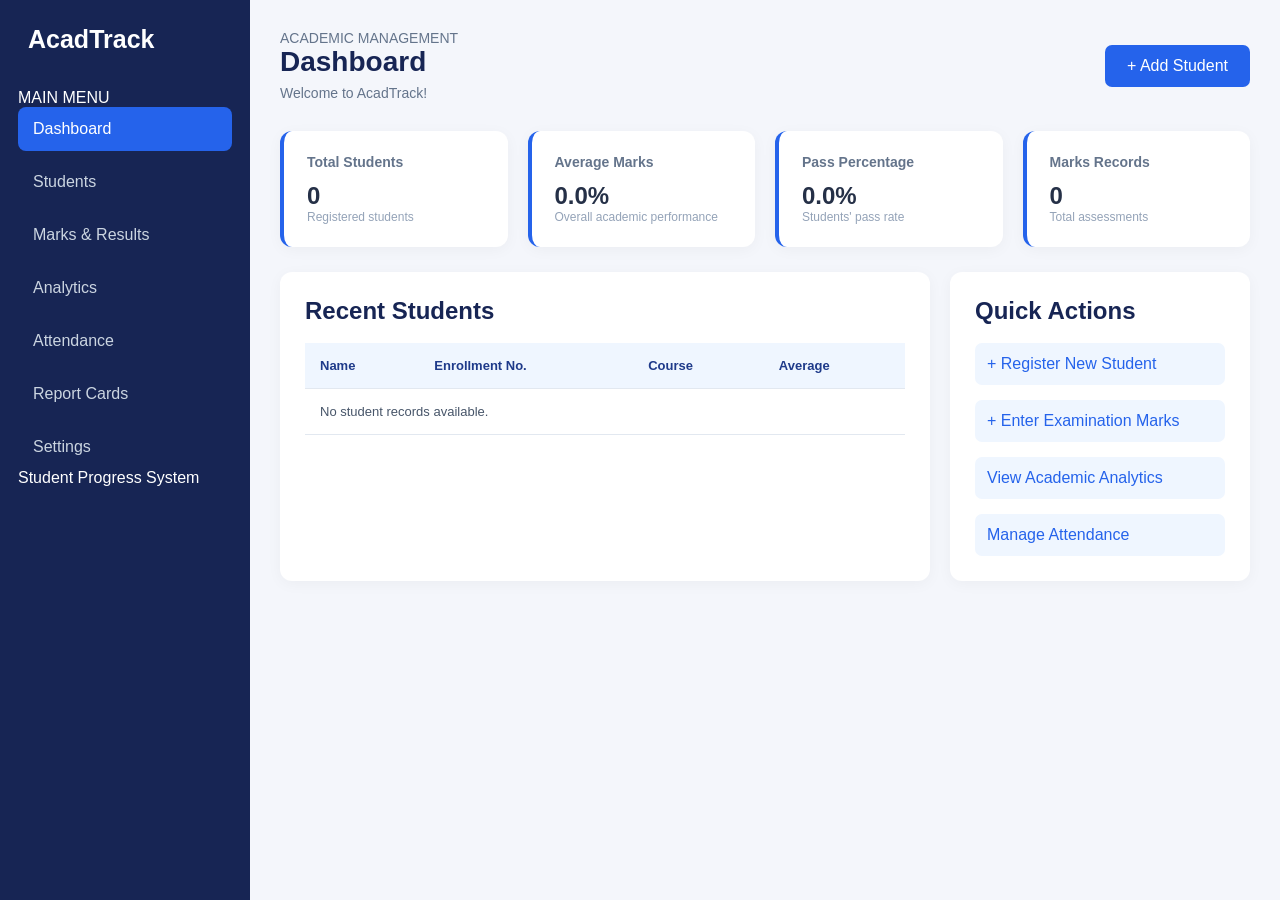
<file: index.html>
<!DOCTYPE html>
<html lang="en">
<head>
    <meta charset="UTF-8">
    <meta name="viewport" content="width=device-width, initial-scale=1.0">
    <title>AcadTrack | Dashboard</title>
    <link rel="stylesheet" href="style.css">
</head>

<body>

<div class="layout">

    <!-- Sidebar -->
    <aside class="sidebar">

        <h2 class="brand">Acad<span>Track</span></h2>

        <p class="nav-label">MAIN MENU</p>

        <nav>
            <a href="index.html" class="active">Dashboard</a>
            <a href="students.html">Students</a>
            <a href="marks.html">Marks & Results</a>
            <a href="analytics.html">Analytics</a>
            <a href="attendance.html">Attendance</a>
            <a href="report-card.html">Report Cards</a>
            <a href="settings.html">Settings</a>
        </nav>

        <div class="sidebar-footer">
            Student Progress System
        </div>

    </aside>


    <!-- Main Content -->
    <main class="main">

        <header class="topbar">

            <div>
                <p class="eyebrow">ACADEMIC MANAGEMENT</p>
                <h1>Dashboard</h1>
                <p>Welcome to AcadTrack!</p>
            </div>

            <a href="students.html" class="btn">
                + Add Student
            </a>

        </header>


        <!-- Statistics -->
        <section class="stats-grid">

            <div class="stat-card">
                <h3>Total Students</h3>
                <h1 id="totalStudents">0</h1>
                <p>Registered students</p>
            </div>

            <div class="stat-card">
                <h3>Average Marks</h3>
                <h1 id="averageMarks">0%</h1>
                <p>Overall academic performance</p>
            </div>

            <div class="stat-card">
                <h3>Pass Percentage</h3>
                <h1 id="passPercentage">0%</h1>
                <p>Students' pass rate</p>
            </div>

            <div class="stat-card">
                <h3>Marks Records</h3>
                <h1 id="totalMarks">0</h1>
                <p>Total assessments</p>
            </div>

        </section>


        <!-- Dashboard Content -->
        <section class="content-grid">

            <div class="panel">

                <h2>Recent Students</h2>

                <div class="table-wrap">

                    <table>

                        <thead>
                            <tr>
                                <th>Name</th>
                                <th>Enrollment No.</th>
                                <th>Course</th>
                                <th>Average</th>
                            </tr>
                        </thead>

                        <tbody id="recentStudents">

                            <tr>
                                <td colspan="4">
                                    No student records available.
                                </td>
                            </tr>

                        </tbody>

                    </table>

                </div>

            </div>


            <div class="panel">

                <h2>Quick Actions</h2>

                <div class="quick-actions">

                    <a href="students.html">
                        + Register New Student
                    </a>

                    <a href="marks.html">
                        + Enter Examination Marks
                    </a>

                    <a href="analytics.html">
                        View Academic Analytics
                    </a>

                    <a href="attendance.html">
                        Manage Attendance
                    </a>

                </div>

            </div>

        </section>

    </main>

</div>


<script src="app.js"></script>

</body>
</html>
</file>
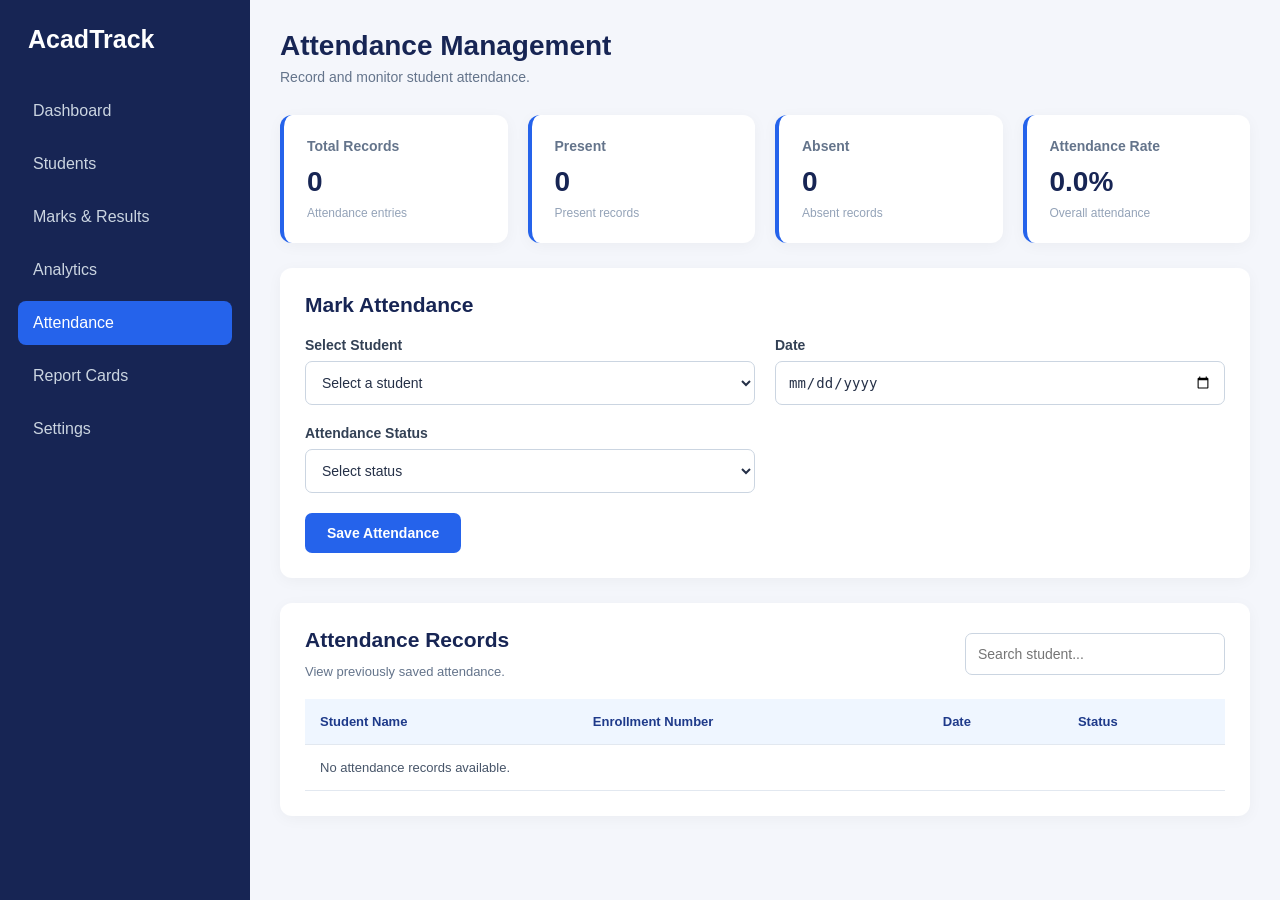
<file: attendance.html>
<!DOCTYPE html>
<html lang="en">
<head>
    <meta charset="UTF-8">
    <meta name="viewport" content="width=device-width, initial-scale=1.0">
    <title>Attendance | AcadTrack</title>
    <link rel="stylesheet" href="style.css">
</head>

<body>

<div class="dashboard">

    <!-- Sidebar -->
    <aside class="sidebar">
        <h2>AcadTrack</h2>

        <nav>
            <a href="index.html">Dashboard</a>
            <a href="students.html">Students</a>
            <a href="marks.html">Marks & Results</a>
            <a href="analytics.html">Analytics</a>
            <a href="attendance.html" class="active">Attendance</a>
            <a href="report-card.html">Report Cards</a>
            <a href="settings.html">Settings</a>
        </nav>
    </aside>

    <!-- Main Content -->
    <main class="main-content">

        <header class="topbar">
            <div>
                <h1>Attendance Management</h1>
                <p>Record and monitor student attendance.</p>
            </div>
        </header>

        <!-- Attendance Statistics -->
        <section class="stats-grid">

            <div class="stat-card">
                <h3>Total Records</h3>
                <h2 id="totalAttendanceRecords">0</h2>
                <p>Attendance entries</p>
            </div>

            <div class="stat-card">
                <h3>Present</h3>
                <h2 id="presentCount">0</h2>
                <p>Present records</p>
            </div>

            <div class="stat-card">
                <h3>Absent</h3>
                <h2 id="absentCount">0</h2>
                <p>Absent records</p>
            </div>

            <div class="stat-card">
                <h3>Attendance Rate</h3>
                <h2 id="attendanceRate">0%</h2>
                <p>Overall attendance</p>
            </div>

        </section>

        <!-- Attendance Form -->
        <section class="content-card">

            <h2>Mark Attendance</h2>

            <form id="attendanceForm">

                <div class="form-grid">

                    <div class="form-group">
                        <label for="attendanceStudent">Select Student</label>

                        <select id="attendanceStudent" required>
                            <option value="">Select a student</option>
                        </select>
                    </div>

                    <div class="form-group">
                        <label for="attendanceDate">Date</label>

                        <input
                            type="date"
                            id="attendanceDate"
                            required
                        >
                    </div>

                    <div class="form-group">
                        <label for="attendanceStatus">Attendance Status</label>

                        <select id="attendanceStatus" required>
                            <option value="">Select status</option>
                            <option value="Present">Present</option>
                            <option value="Absent">Absent</option>
                            <option value="Late">Late</option>
                        </select>
                    </div>

                </div>

                <button type="submit" class="primary-btn">
                    Save Attendance
                </button>

            </form>

        </section>

        <!-- Attendance Records -->
        <section class="content-card">

            <div class="section-heading">
                <div>
                    <h2>Attendance Records</h2>
                    <p>View previously saved attendance.</p>
                </div>

                <input
                    type="search"
                    id="attendanceSearch"
                    placeholder="Search student..."
                >
            </div>

            <div class="table-container">

                <table>
                    <thead>
                        <tr>
                            <th>Student Name</th>
                            <th>Enrollment Number</th>
                            <th>Date</th>
                            <th>Status</th>
                        </tr>
                    </thead>

                    <tbody id="attendanceTableBody">
                        <tr>
                            <td colspan="4">Loading attendance...</td>
                        </tr>
                    </tbody>

                </table>

            </div>

        </section>

    </main>
</div>

<script src="app.js"></script>

</body>
</html>
</file>
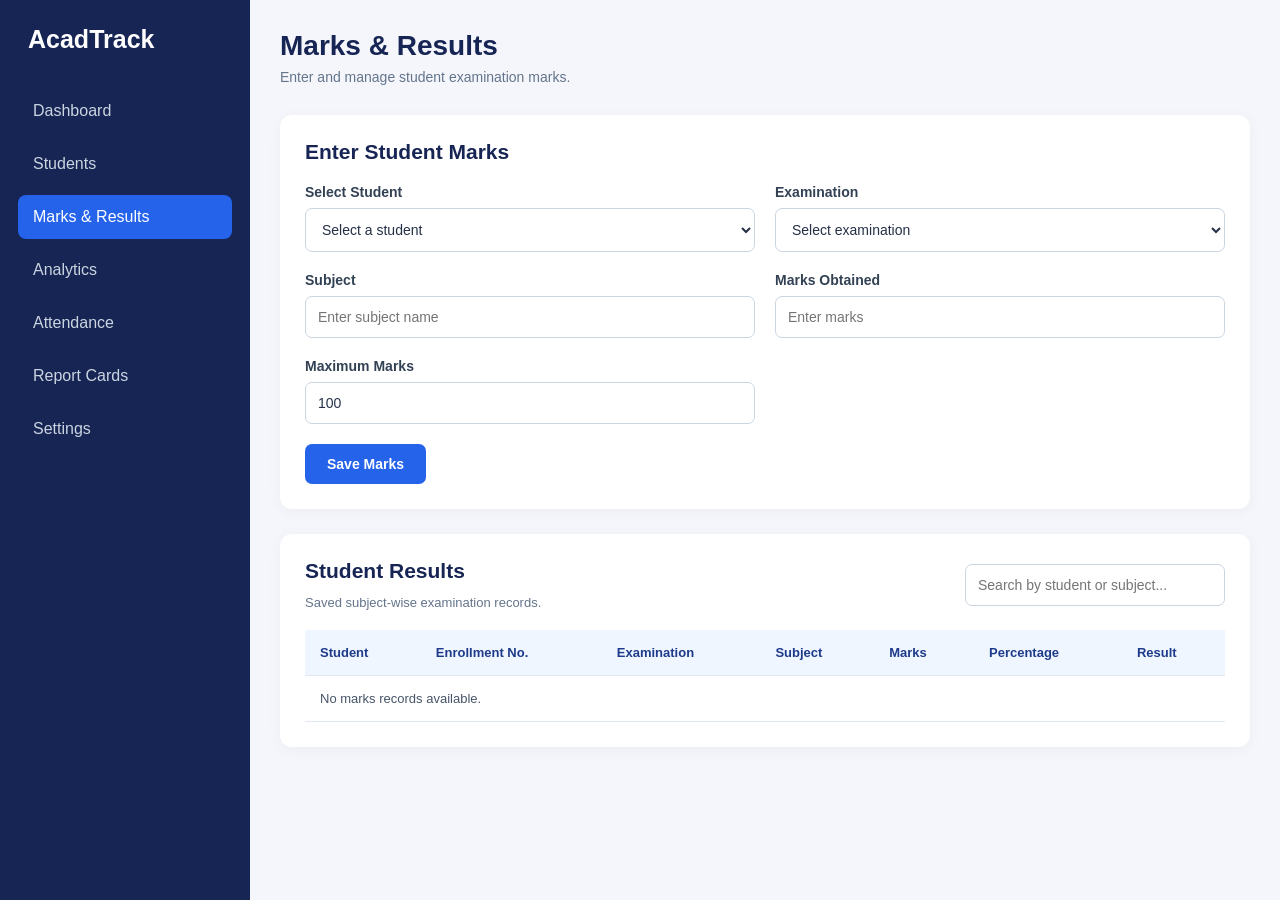
<file: marks.html>
<!DOCTYPE html>
<html lang="en">

<head>
    <meta charset="UTF-8">
    <meta name="viewport" content="width=device-width, initial-scale=1.0">
    <title>Marks & Results | AcadTrack</title>

    <link rel="stylesheet" href="style.css">
</head>

<body>

<div class="dashboard">

    <!-- Sidebar -->
    <aside class="sidebar">

        <h2>AcadTrack</h2>

        <nav>
            <a href="index.html">Dashboard</a>
            <a href="students.html">Students</a>
            <a href="marks.html" class="active">Marks & Results</a>
            <a href="analytics.html">Analytics</a>
            <a href="attendance.html">Attendance</a>
            <a href="report-card.html">Report Cards</a>
            <a href="settings.html">Settings</a>
        </nav>

    </aside>


    <!-- Main Content -->
    <main class="main-content">

        <!-- Page Header -->
        <header class="topbar">
            <div>
                <h1>Marks & Results</h1>
                <p>Enter and manage student examination marks.</p>
            </div>
        </header>


        <!-- Marks Entry Form -->
        <section class="content-card">

            <h2>Enter Student Marks</h2>

            <form id="marksForm">

                <div class="form-grid">
                    <div class="form-group">
    <label for="marksStudent">Select Student</label>

    <select id="marksStudent" required>
        <option value="">Select a student</option>
    </select>
</div>
                 



                    <div class="form-group">
                        <label for="examName">Examination</label>

                        <select id="examName" required>
                            <option value="">Select examination</option>
                            <option value="Unit Test 1">Unit Test 1</option>
                            <option value="Mid-Term">Mid-Term</option>
                            <option value="Final Examination">Final Examination</option>
                        </select>
                    </div>


                    <div class="form-group">
                        <label for="subjectName">Subject</label>

                        <input
                            type="text"
                            id="subjectName"
                            placeholder="Enter subject name"
                            required
                        >
                    </div>


                    <div class="form-group">
                        <label for="marksObtained">Marks Obtained</label>

                        <input
                            type="number"
                            id="marksObtained"
                            min="0"
                            placeholder="Enter marks"
                            required
                        >
                    </div>


                    <div class="form-group">
                        <label for="maximumMarks">Maximum Marks</label>

                        <input
                            type="number"
                            id="maximumMarks"
                            min="1"
                            value="100"
                            required
                        >
                    </div>

                </div>


                <button type="submit" class="primary-btn">
                    Save Marks
                </button>

            </form>

        </section>


        <!-- Student Results -->
        <section class="content-card">

            <div class="section-heading">

                <div>
                    <h2>Student Results</h2>
                    <p>Saved subject-wise examination records.</p>
                </div>

                <input
                    type="search"
                    id="marksSearch"
                    placeholder="Search by student or subject..."
                >

            </div>


            <!-- Results Table -->
            <div class="table-container">

                <table>

                    <thead>
                        <tr>
                            <th>Student</th>
                            <th>Enrollment No.</th>
                            <th>Examination</th>
                            <th>Subject</th>
                            <th>Marks</th>
                            <th>Percentage</th>
                            <th>Result</th>
                        </tr>
                    </thead>


                    <tbody id="marksTableBody">

                        <tr>
                            <td colspan="7">
                                Loading results...
                            </td>
                        </tr>

                    </tbody>

                </table>

            </div>

        </section>

    </main>

</div>


<!-- JavaScript -->
<script src="app.js"></script>

</body>
</html>
</file>
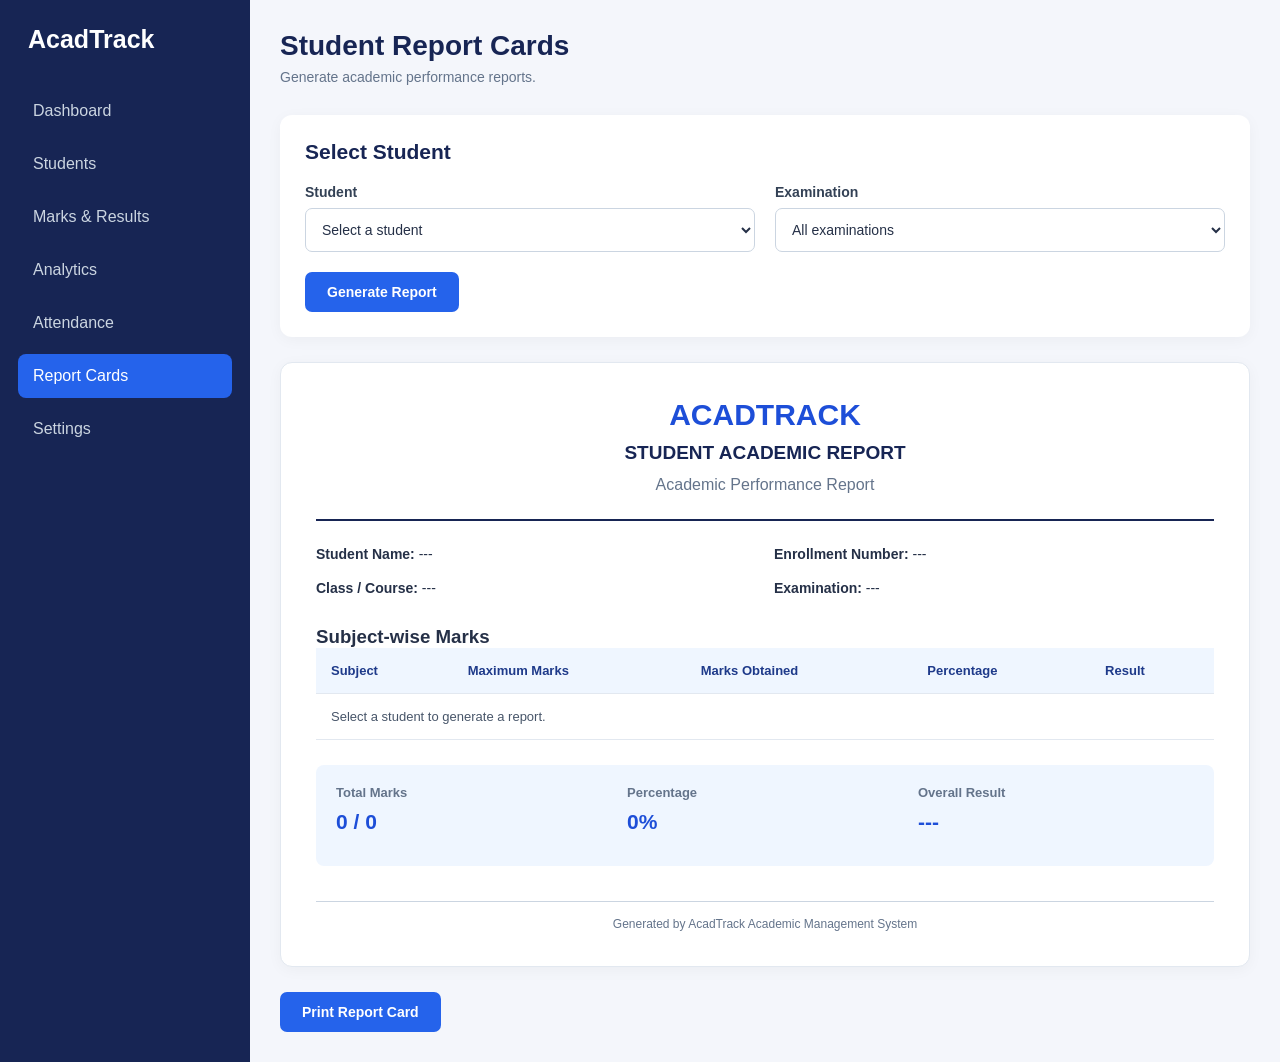
<file: report-card.html>
<!DOCTYPE html>
<html lang="en">
<head>
    <meta charset="UTF-8">
    <meta name="viewport" content="width=device-width, initial-scale=1.0">

    <title>Student Report Card | AcadTrack</title>

    <link rel="stylesheet" href="style.css">
</head>

<body>

<div class="dashboard">

    <!-- Sidebar -->
    <aside class="sidebar">

        <h2>AcadTrack</h2>

        <nav>
            <a href="index.html">Dashboard</a>
            <a href="students.html">Students</a>
            <a href="marks.html">Marks & Results</a>
            <a href="analytics.html">Analytics</a>
            <a href="attendance.html">Attendance</a>
            <a href="report-card.html" class="active">Report Cards</a>
            <a href="settings.html">Settings</a>
        </nav>

    </aside>

    <!-- Main Content -->
    <main class="main-content">

        <header class="topbar">
            <div>
                <h1>Student Report Cards</h1>
                <p>Generate academic performance reports.</p>
            </div>
        </header>

        <!-- Student Selection -->
        <section class="content-card">

            <h2>Select Student</h2>

            <form id="reportForm">

                <div class="form-grid">

                    <div class="form-group">
                        <label for="reportStudent">
                            Student
                        </label>

                        <select id="reportStudent" required>
                            <option value="">Select a student</option>
                        </select>
                    </div>

                    <div class="form-group">
                        <label for="reportExam">
                            Examination
                        </label>

                        <select id="reportExam">
                            <option value="">All examinations</option>
                            <option value="Unit Test 1">Unit Test 1</option>
                            <option value="Mid-Term">Mid-Term</option>
                            <option value="Final Examination">
                                Final Examination
                            </option>
                        </select>
                    </div>

                </div>

                <button type="submit" class="primary-btn">
                    Generate Report
                </button>

            </form>

        </section>

        <!-- Report Card -->
        <section class="content-card" id="reportCard">

            <div class="report-header">
                <h1>ACADTRACK</h1>
                <h2>STUDENT ACADEMIC REPORT</h2>
                <p>Academic Performance Report</p>
            </div>

            <div class="report-student-details">

                <div>
                    <strong>Student Name:</strong>
                    <span id="reportStudentName">---</span>
                </div>

                <div>
                    <strong>Enrollment Number:</strong>
                    <span id="reportEnrollment">---</span>
                </div>

                <div>
                    <strong>Class / Course:</strong>
                    <span id="reportClass">---</span>
                </div>

                <div>
                    <strong>Examination:</strong>
                    <span id="reportExamName">---</span>
                </div>

            </div>

            <h3>Subject-wise Marks</h3>

            <div class="table-container">

                <table>
                    <thead>
                        <tr>
                            <th>Subject</th>
                            <th>Maximum Marks</th>
                            <th>Marks Obtained</th>
                            <th>Percentage</th>
                            <th>Result</th>
                        </tr>
                    </thead>

                    <tbody id="reportMarksBody">
                        <tr>
                            <td colspan="5">
                                Select a student to generate a report.
                            </td>
                        </tr>
                    </tbody>

                </table>

            </div>

            <!-- Overall Result -->
            <div class="report-summary">

                <div>
                    <h3>Total Marks</h3>
                    <h2 id="reportTotalMarks">0 / 0</h2>
                </div>

                <div>
                    <h3>Percentage</h3>
                    <h2 id="reportPercentage">0%</h2>
                </div>

                <div>
                    <h3>Overall Result</h3>
                    <h2 id="reportResult">---</h2>
                </div>

            </div>

            <div class="report-footer">
                <p>Generated by AcadTrack Academic Management System</p>
            </div>

        </section>

        <button
            type="button"
            class="primary-btn"
            onclick="window.print()"
        >
            Print Report Card
        </button>

    </main>

</div>

<script src="app.js"></script>

</body>
</html>
</file>
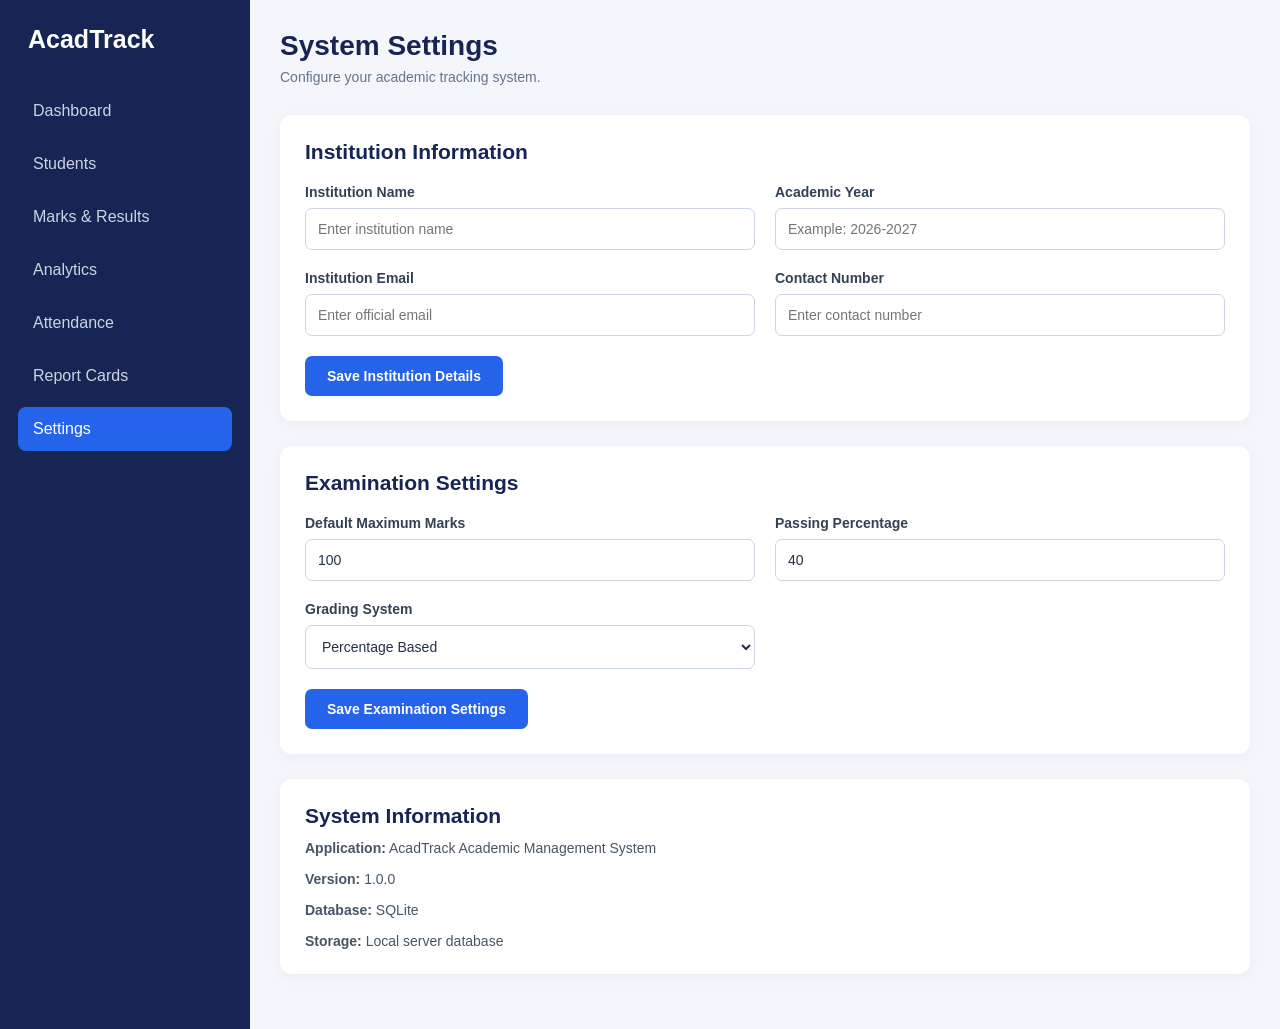
<file: settings.html>
<!DOCTYPE html>
<html lang="en">
<head>
    <meta charset="UTF-8">
    <meta name="viewport" content="width=device-width, initial-scale=1.0">

    <title>Settings | AcadTrack</title>

    <link rel="stylesheet" href="style.css">
</head>

<body>

<div class="dashboard">

    <!-- Sidebar -->
    <aside class="sidebar">

        <h2>AcadTrack</h2>

        <nav>
            <a href="index.html">Dashboard</a>
            <a href="students.html">Students</a>
            <a href="marks.html">Marks & Results</a>
            <a href="analytics.html">Analytics</a>
            <a href="attendance.html">Attendance</a>
            <a href="report-card.html">Report Cards</a>
            <a href="settings.html" class="active">Settings</a>
        </nav>

    </aside>

    <!-- Main Content -->
    <main class="main-content">

        <header class="topbar">
            <div>
                <h1>System Settings</h1>
                <p>Configure your academic tracking system.</p>
            </div>
        </header>

        <!-- Institution Settings -->
        <section class="content-card">

            <h2>Institution Information</h2>

            <form id="institutionForm">

                <div class="form-grid">

                    <div class="form-group">
                        <label for="institutionName">
                            Institution Name
                        </label>

                        <input
                            type="text"
                            id="institutionName"
                            placeholder="Enter institution name"
                            required
                        >
                    </div>

                    <div class="form-group">
                        <label for="academicYear">
                            Academic Year
                        </label>

                        <input
                            type="text"
                            id="academicYear"
                            placeholder="Example: 2026-2027"
                            required
                        >
                    </div>

                    <div class="form-group">
                        <label for="institutionEmail">
                            Institution Email
                        </label>

                        <input
                            type="email"
                            id="institutionEmail"
                            placeholder="Enter official email"
                        >
                    </div>

                    <div class="form-group">
                        <label for="institutionPhone">
                            Contact Number
                        </label>

                        <input
                            type="tel"
                            id="institutionPhone"
                            placeholder="Enter contact number"
                        >
                    </div>

                </div>

                <button type="submit" class="primary-btn">
                    Save Institution Details
                </button>

            </form>

        </section>

        <!-- Examination Settings -->
        <section class="content-card">

            <h2>Examination Settings</h2>

            <form id="examSettingsForm">

                <div class="form-grid">

                    <div class="form-group">
                        <label for="maximumMarksSetting">
                            Default Maximum Marks
                        </label>

                        <input
                            type="number"
                            id="maximumMarksSetting"
                            min="1"
                            value="100"
                            required
                        >
                    </div>

                    <div class="form-group">
                        <label for="passingPercentage">
                            Passing Percentage
                        </label>

                        <input
                            type="number"
                            id="passingPercentage"
                            min="0"
                            max="100"
                            value="40"
                            required
                        >
                    </div>

                    <div class="form-group">
                        <label for="gradingSystem">
                            Grading System
                        </label>

                        <select id="gradingSystem">
                            <option value="percentage">
                                Percentage Based
                            </option>

                            <option value="grade">
                                Grade Based
                            </option>
                        </select>
                    </div>

                </div>

                <button type="submit" class="primary-btn">
                    Save Examination Settings
                </button>

            </form>

        </section>

        <!-- System Information -->
        <section class="content-card">

            <h2>System Information</h2>

            <div class="settings-info">

                <p>
                    <strong>Application:</strong>
                    AcadTrack Academic Management System
                </p>

                <p>
                    <strong>Version:</strong>
                    1.0.0
                </p>

                <p>
                    <strong>Database:</strong>
                    SQLite
                </p>

                <p>
                    <strong>Storage:</strong>
                    Local server database
                </p>

            </div>

        </section>

    </main>

</div>


<script src="app.js"></script>
</body>
</html>
</file>
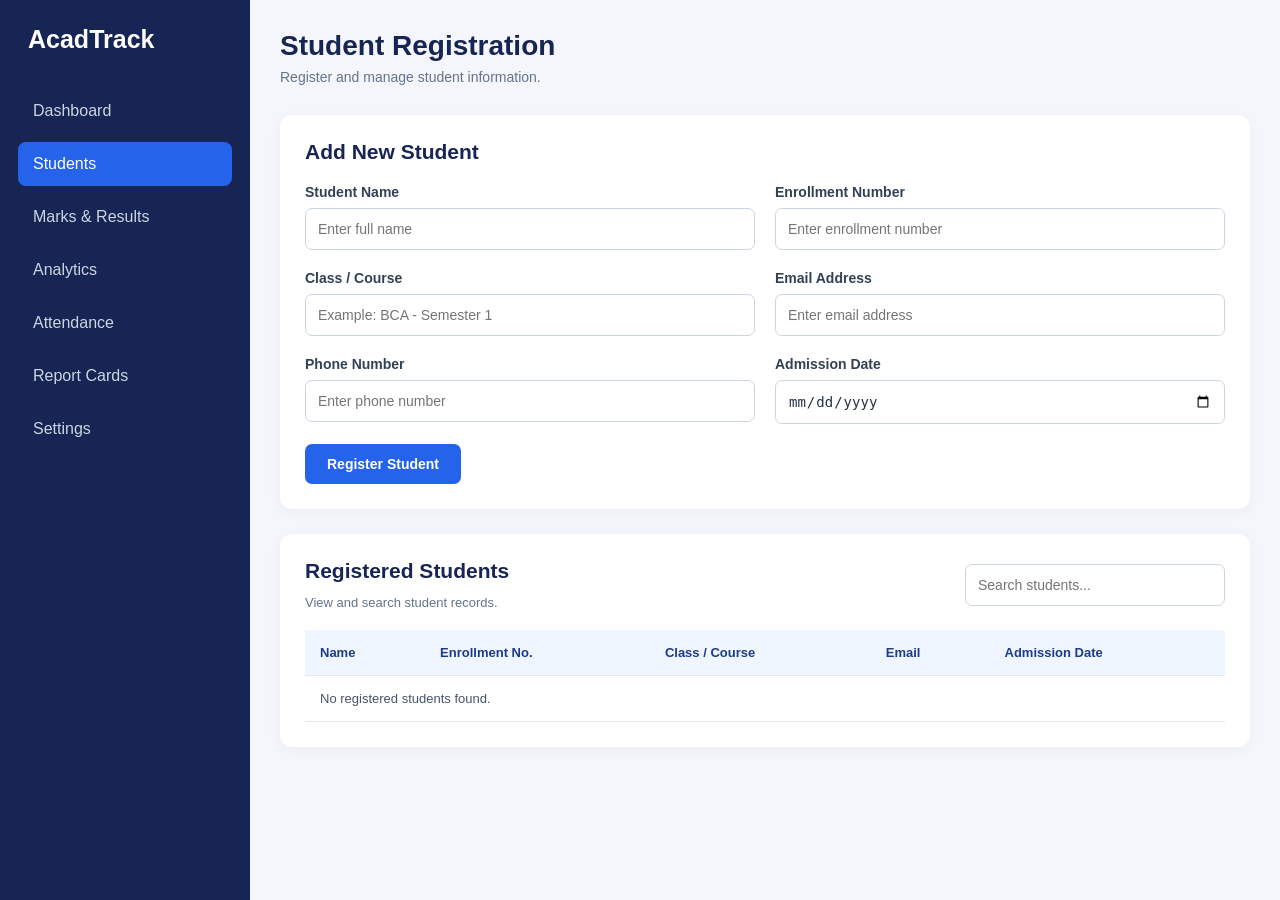
<file: students.html>
<!DOCTYPE html>
<html lang="en">
<head>
    <meta charset="UTF-8">
    <meta name="viewport" content="width=device-width, initial-scale=1.0">
    <title>Student Registration | AcadTrack</title>
    <link rel="stylesheet" href="style.css">
</head>
<body>

<div class="dashboard">

    <aside class="sidebar">
        <h2>AcadTrack</h2>

        <nav>
            <a href="index.html">Dashboard</a>
            <a href="students.html" class="active">Students</a>
            <a href="marks.html">Marks & Results</a>
            <a href="analytics.html">Analytics</a>
            <a href="attendance.html">Attendance</a>
            <a href="report-card.html">Report Cards</a>
            <a href="settings.html">Settings</a>
        </nav>
    </aside>

    <main class="main-content">

        <header class="topbar">
            <div>
                <h1>Student Registration</h1>
                <p>Register and manage student information.</p>
            </div>
        </header>

        <section class="content-card">
            <h2>Add New Student</h2>

            <form id="studentForm">

                <div class="form-grid">

                    <div class="form-group">
                        <label for="studentName">Student Name</label>
                        <input type="text" id="studentName"
                            placeholder="Enter full name" required>
                    </div>

                    <div class="form-group">
                        <label for="enrollment">Enrollment Number</label>
                        <input type="text" id="enrollment"
                            placeholder="Enter enrollment number" required>
                    </div>

                    <div class="form-group">
                        <label for="studentClass">Class / Course</label>
                        <input type="text" id="studentClass"
                            placeholder="Example: BCA - Semester 1" required>
                    </div>

                    <div class="form-group">
                        <label for="studentEmail">Email Address</label>
                        <input type="email" id="studentEmail"
                            placeholder="Enter email address">
                    </div>

                    <div class="form-group">
                        <label for="studentPhone">Phone Number</label>
                        <input type="tel" id="studentPhone"
                            placeholder="Enter phone number">
                    </div>

                    <div class="form-group">
                        <label for="admissionDate">Admission Date</label>
                        <input type="date" id="admissionDate" required>
                    </div>

                </div>

                <button type="submit" class="primary-btn">
                    Register Student
                </button>

            </form>
        </section>

        <section class="content-card">

            <div class="section-heading">
                <div>
                    <h2>Registered Students</h2>
                    <p>View and search student records.</p>
                </div>

                <input type="search" id="studentSearch"
                    placeholder="Search students...">
            </div>

            <div class="table-container">
                <table>
                    <thead>
                        <tr>
                            <th>Name</th>
                            <th>Enrollment No.</th>
                            <th>Class / Course</th>
                            <th>Email</th>
                            <th>Admission Date</th>
                        </tr>
                    </thead>

                    <tbody id="studentsTable">
                        <tr>
                            <td colspan="5">Loading students...</td>
                        </tr>
                    </tbody>
                </table>
            </div>

        </section>

    </main>
</div>

<script src="app.js" defer></script>

</body>
</html>
</file>
<file: style.css>
/* =====================================
   ACADTRACK - MAIN STYLESHEET
===================================== */

/* Global Reset */

* {
    margin: 0;
    padding: 0;
    box-sizing: border-box;
}

body {
    font-family: Arial, Helvetica, sans-serif;
    background: #f4f6fb;
    color: #253047;
}

/* Dashboard Layout */

.dashboard {
    display: flex;
    min-height: 100vh;
}

/* Sidebar */

.sidebar {
    width: 250px;
    background: #172554;
    color: white;
    padding: 25px 18px;
    flex-shrink: 0;
}

.sidebar h2 {
    font-size: 25px;
    margin-bottom: 35px;
    padding-left: 10px;
    color: #ffffff;
}

.sidebar nav {
    display: flex;
    flex-direction: column;
    gap: 9px;
}

.sidebar nav a {
    text-decoration: none;
    color: #cbd5e1;
    padding: 13px 15px;
    border-radius: 8px;
    transition: 0.3s;
}

.sidebar nav a:hover,
.sidebar nav a.active {
    background: #2563eb;
    color: white;
}

/* Main Content */

.main-content {
    flex: 1;
    padding: 30px;
    min-width: 0;
}

/* Top Header */

.topbar {
    display: flex;
    justify-content: space-between;
    align-items: center;
    margin-bottom: 30px;
}

.topbar h1 {
    font-size: 28px;
    margin-bottom: 7px;
    color: #172554;
}

.topbar p {
    color: #64748b;
    font-size: 14px;
}

/* Content Cards */

.content-card {
    background: white;
    padding: 25px;
    border-radius: 12px;
    margin-bottom: 25px;
    box-shadow: 0 3px 15px rgba(0, 0, 0, 0.04);
}

.content-card h2 {
    color: #172554;
    margin-bottom: 12px;
    font-size: 21px;
}

.content-card > p {
    color: #64748b;
    margin-bottom: 18px;
}

/* Statistics Grid */

.stats-grid {
    display: grid;
    grid-template-columns: repeat(4, minmax(0, 1fr));
    gap: 20px;
    margin-bottom: 25px;
}

.stat-card {
    background: white;
    padding: 23px;
    border-radius: 12px;
    box-shadow: 0 3px 15px rgba(0, 0, 0, 0.04);
    border-left: 4px solid #2563eb;
}

.stat-card h3 {
    font-size: 14px;
    color: #64748b;
    margin-bottom: 12px;
}

.stat-card h2 {
    font-size: 28px;
    color: #172554;
    margin-bottom: 8px;
}

.stat-card p {
    font-size: 12px;
    color: #94a3b8;
}

/* Forms */

.form-grid {
    display: grid;
    grid-template-columns: repeat(2, minmax(0, 1fr));
    gap: 20px;
    margin: 20px 0;
}

.form-group {
    display: flex;
    flex-direction: column;
    gap: 8px;
}

.form-group label {
    font-weight: 600;
    font-size: 14px;
    color: #334155;
}

input,
select,
textarea {
    width: 100%;
    padding: 12px;
    border: 1px solid #cbd5e1;
    border-radius: 7px;
    font-size: 14px;
    background: white;
    color: #253047;
    outline: none;
}

input:focus,
select:focus,
textarea:focus {
    border-color: #2563eb;
    box-shadow: 0 0 0 3px rgba(37, 99, 235, 0.12);
}

/* Buttons */

.primary-btn {
    background: #2563eb;
    color: white;
    border: none;
    padding: 12px 22px;
    border-radius: 7px;
    cursor: pointer;
    font-size: 14px;
    font-weight: 600;
    transition: 0.3s;
}

.primary-btn:hover {
    background: #1d4ed8;
}

/* Section Heading */

.section-heading {
    display: flex;
    justify-content: space-between;
    align-items: center;
    gap: 15px;
    margin-bottom: 20px;
}

.section-heading input {
    max-width: 260px;
}

.section-heading p {
    color: #64748b;
    font-size: 13px;
}

/* Tables */

.table-container {
    width: 100%;
    overflow-x: auto;
}

table {
    width: 100%;
    border-collapse: collapse;
    min-width: 600px;
}

thead {
    background: #eff6ff;
}

th,
td {
    padding: 15px;
    text-align: left;
    border-bottom: 1px solid #e2e8f0;
    font-size: 13px;
}

th {
    color: #1e3a8a;
    font-weight: 700;
}

td {
    color: #475569;
}

tbody tr:hover {
    background: #f8fafc;
}

/* Chart Containers */

.chart-container {
    position: relative;
    width: 100%;
    max-width: 900px;
    height: 350px;
    margin: 20px auto;
}

/* Report Card */

#reportCard {
    padding: 35px;
    border: 1px solid #e2e8f0;
}

.report-header {
    text-align: center;
    padding-bottom: 25px;
    border-bottom: 2px solid #172554;
    margin-bottom: 25px;
}

.report-header h1 {
    font-size: 30px;
    color: #1d4ed8;
    margin-bottom: 10px;
}

.report-header h2 {
    font-size: 19px;
    color: #172554;
}

.report-header p {
    color: #64748b;
    margin-top: 8px;
}

.report-student-details {
    display: grid;
    grid-template-columns: repeat(2, minmax(0, 1fr));
    gap: 18px;
    margin-bottom: 30px;
    font-size: 14px;
}

.report-summary {
    display: grid;
    grid-template-columns: repeat(3, minmax(0, 1fr));
    gap: 15px;
    margin-top: 25px;
    padding: 20px;
    background: #eff6ff;
    border-radius: 8px;
}

.report-summary h3 {
    font-size: 13px;
    color: #64748b;
    margin-bottom: 10px;
}

.report-summary h2 {
    font-size: 21px;
    color: #1d4ed8;
}

.report-footer {
    text-align: center;
    margin-top: 35px;
    padding-top: 15px;
    border-top: 1px solid #cbd5e1;
    color: #64748b;
    font-size: 12px;
}

/* Settings Information */

.settings-info {
    display: flex;
    flex-direction: column;
    gap: 15px;
    color: #475569;
    font-size: 14px;
}

/* Responsive Design */

@media (max-width: 1000px) {

    .stats-grid {
        grid-template-columns: repeat(2, minmax(0, 1fr));
    }

}

@media (max-width: 700px) {

    .dashboard {
        flex-direction: column;
    }

    .sidebar {
        width: 100%;
        padding: 15px;
    }

    .sidebar h2 {
        margin-bottom: 15px;
    }

    .sidebar nav {
        flex-direction: row;
        flex-wrap: wrap;
    }

    .sidebar nav a {
        padding: 10px;
        font-size: 12px;
    }

    .main-content {
        padding: 18px;
    }

    .form-grid {
        grid-template-columns: 1fr;
    }

    .stats-grid {
        grid-template-columns: 1fr;
    }

    .section-heading {
        flex-direction: column;
        align-items: stretch;
    }

    .section-heading input {
        max-width: none;
    }

    .report-student-details,
    .report-summary {
        grid-template-columns: 1fr;
    }

    .chart-container {
        height: 280px;
    }

}

/* Print Report Card */

@media print {

    body {
        background: white;
    }

    .sidebar,
    .topbar,
    .content-card:not(#reportCard),
    main > button {
        display: none !important;
    }

    .dashboard {
        display: block;
    }

    .main-content {
        padding: 0;
    }

    #reportCard {
        display: block !important;
        box-shadow: none;
        border: none;
    }
.progress-bar {
    width: 100%;
    height: 12px;
    background: #e5e7eb;
    border-radius: 20px;
    overflow: hidden;
}

.progress-fill {
    height: 100%;
    background: #3b82f6;
    border-radius: 20px;
    transition: width 0.4s ease;
}

.chart-item {
    display: flex;
    align-items: center;
    gap: 12px;
    margin: 15px 0;
}

.chart-item .progress-bar {
    flex: 1;
}
}

/* FIX FOR DASHBOARD HTML CLASSES */

.layout {
    display: flex;
    min-height: 100vh;
}

.main {
    flex: 1;
    padding: 30px;
    min-width: 0;
}

.panel {
    background: white;
    padding: 25px;
    border-radius: 12px;
    margin-bottom: 25px;
    box-shadow: 0 3px 15px rgba(0,0,0,0.04);
}

.panel h2 {
    color: #172554;
    margin-bottom: 18px;
}

.content-grid {
    display: grid;
    grid-template-columns: 2fr 1fr;
    gap: 20px;
}

.table-wrap {
    width: 100%;
    overflow-x: auto;
}

.btn {
    background: #2563eb;
    color: white;
    padding: 12px 22px;
    border-radius: 7px;
    text-decoration: none;
}

.quick-actions {
    display: flex;
    flex-direction: column;
    gap: 15px;
}

.quick-actions a {
    text-decoration: none;
    color: #2563eb;
    padding: 12px;
    background: #eff6ff;
    border-radius: 7px;
}

@media (max-width: 700px) {
    .layout {
        flex-direction: column;
    }

    .main {
        padding: 18px;
    }

    .content-grid {
        grid-template-columns: 1fr;
    }
}
body {
    overflow-y: auto;
}

body::-webkit-scrollbar {
    width: 0;
}
</file>
